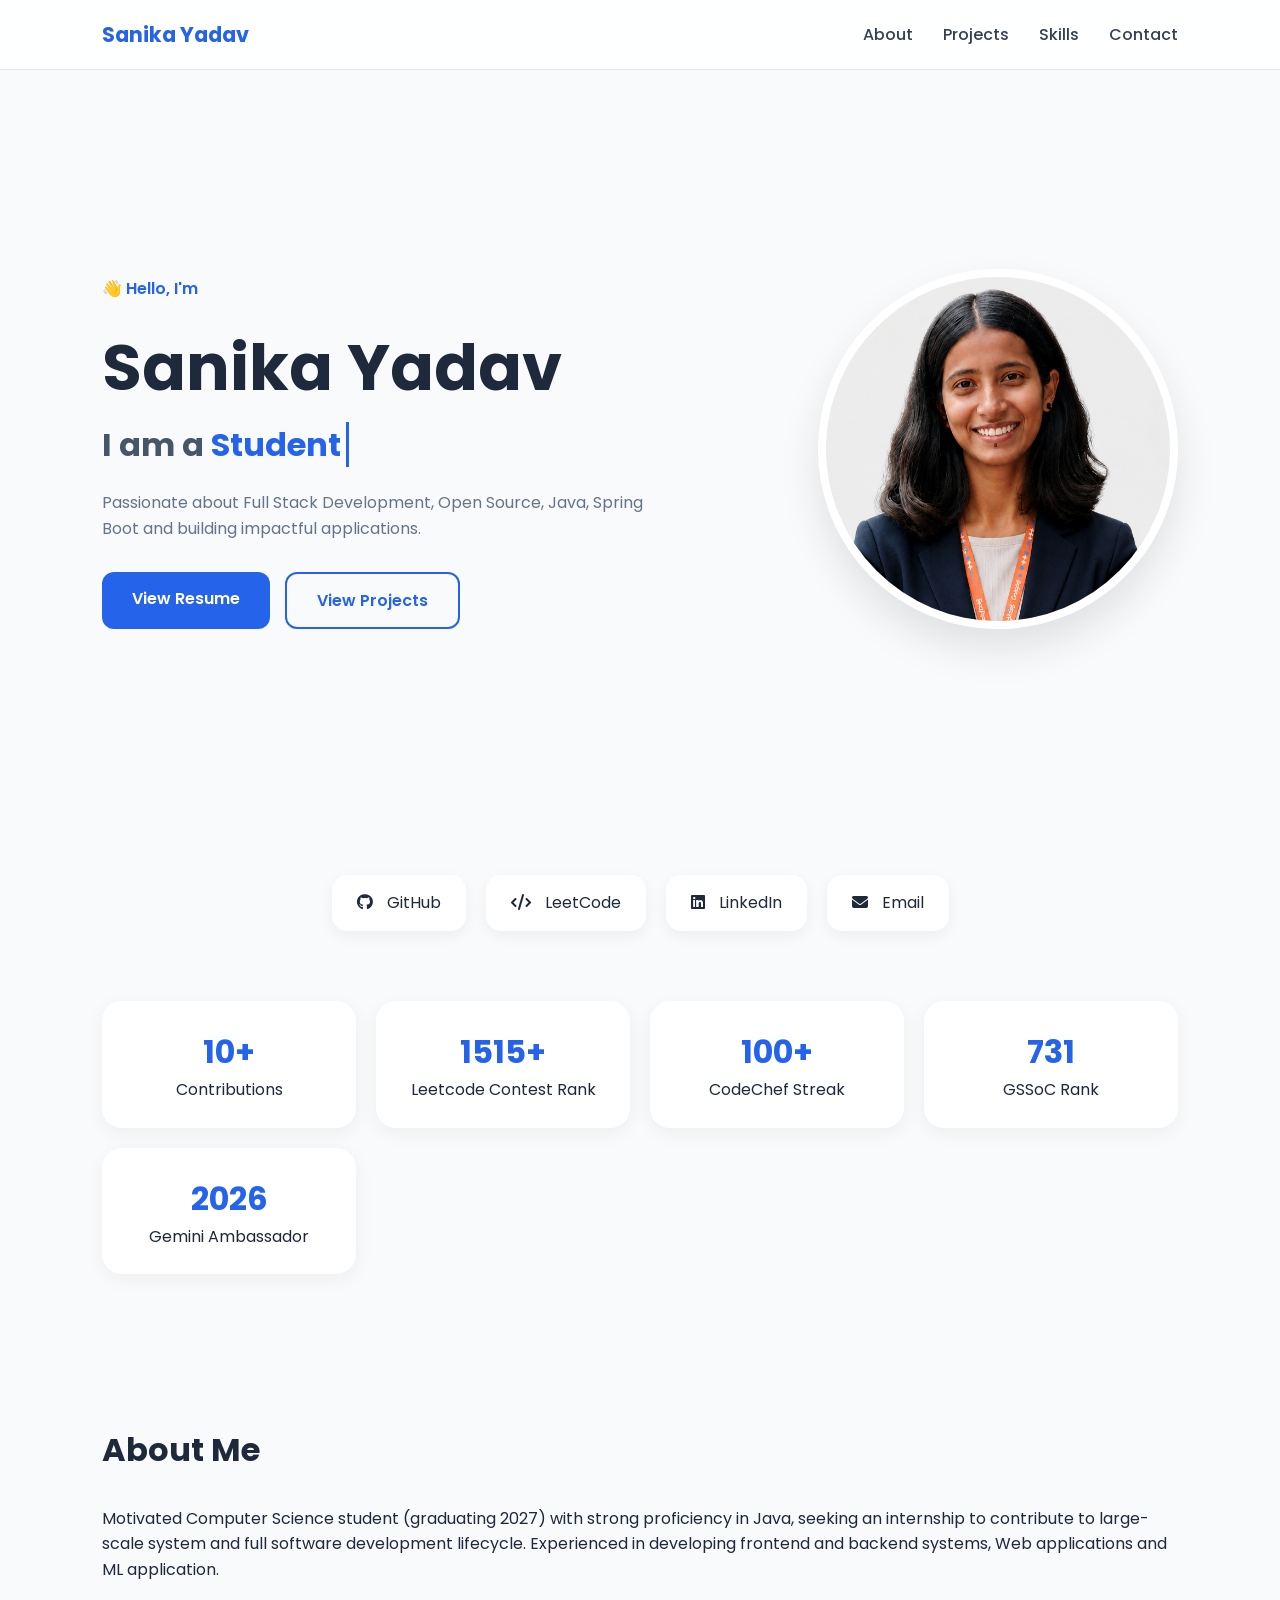
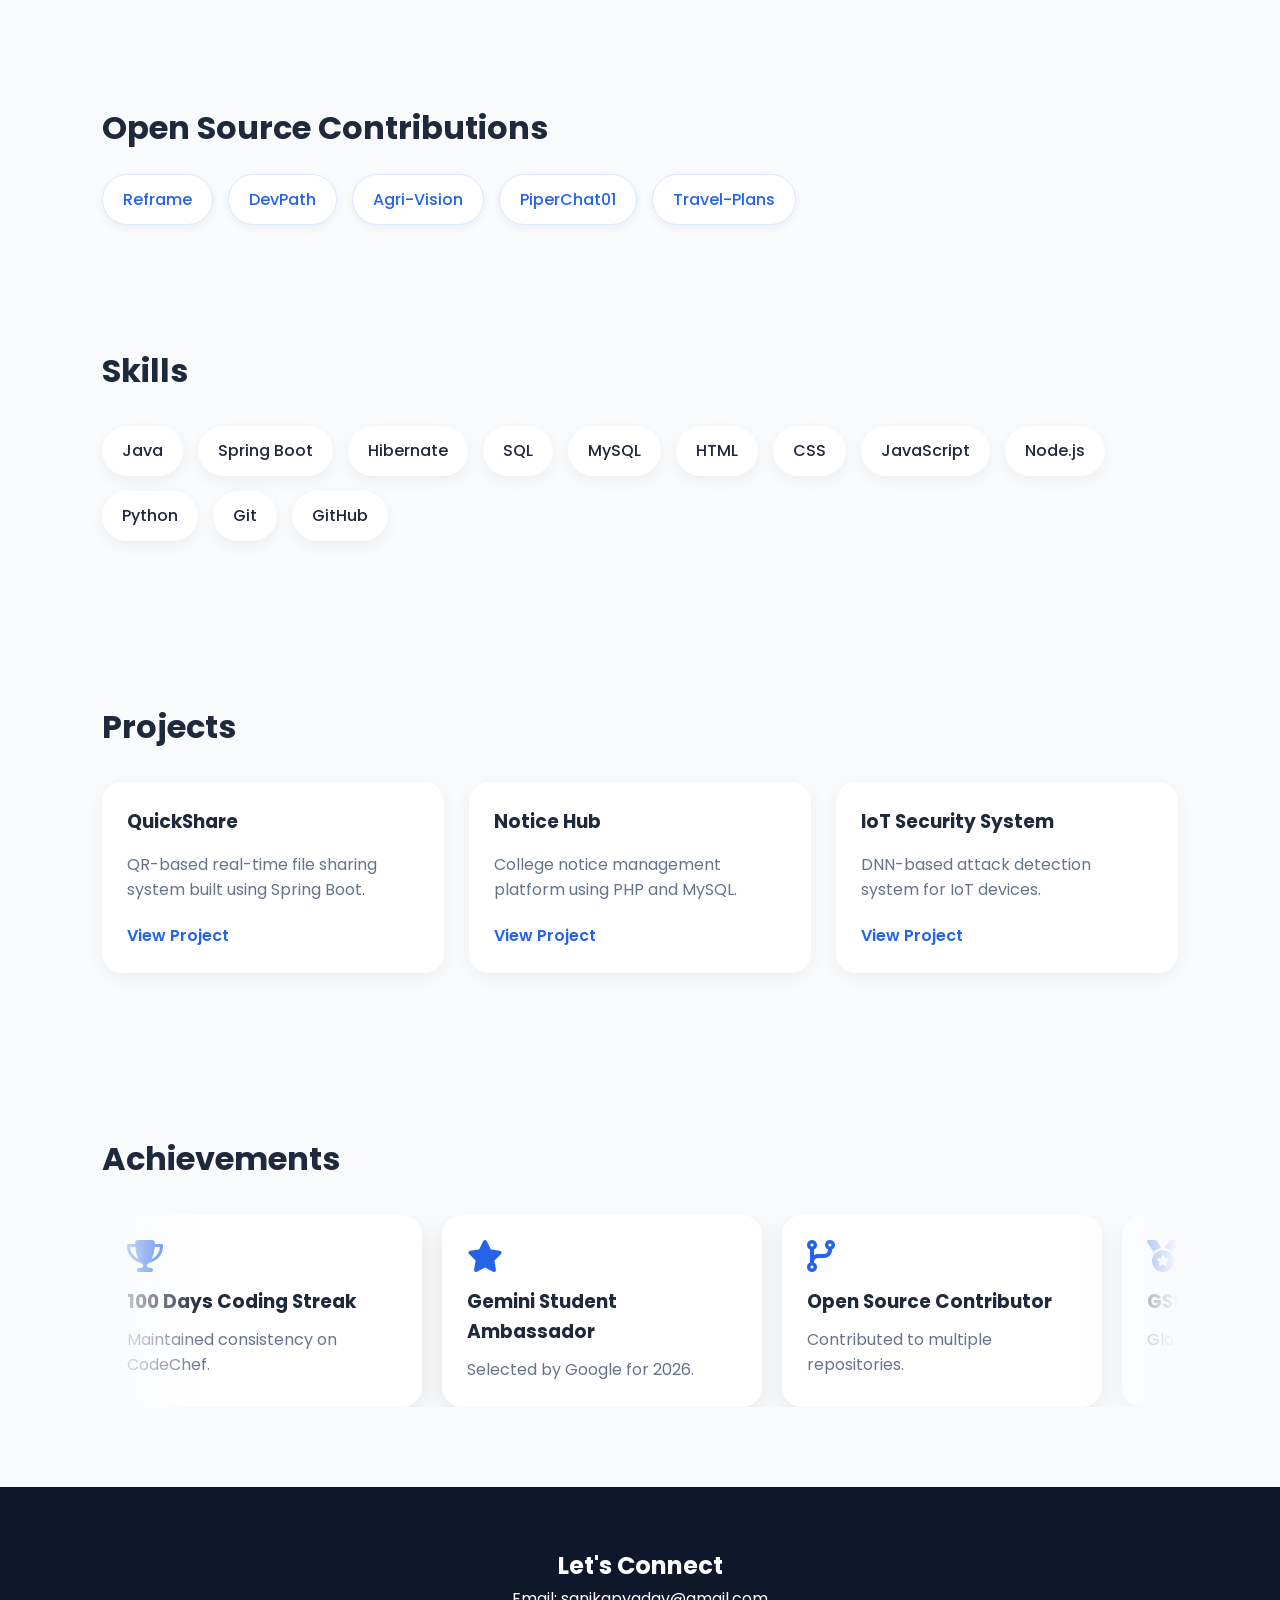
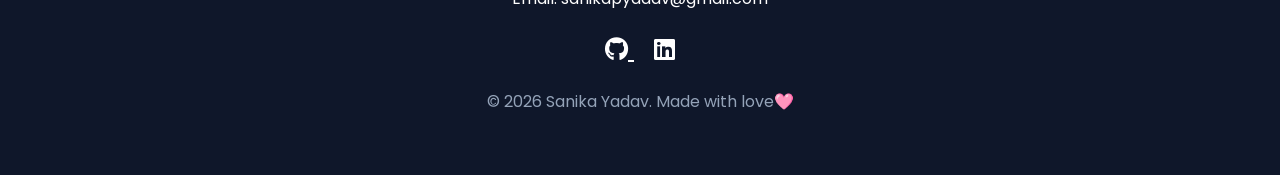
<file: index.html>
<!DOCTYPE html>
<html lang="en">

<head>
    <meta charset="UTF-8">
    <meta name="viewport" content="width=device-width, initial-scale=1.0">
    <title>Sanika Yadav | Portfolio</title>

    <link rel="stylesheet" href="style.css">

    <link rel="icon" href="favicon.png">

    <link rel="preconnect" href="https://fonts.googleapis.com">
    <link href="https://fonts.googleapis.com/css2?family=Poppins:wght@300;400;500;600;700&display=swap"
        rel="stylesheet">

    <link rel="stylesheet" href="https://cdnjs.cloudflare.com/ajax/libs/font-awesome/6.5.0/css/all.min.css">
</head>

<body>

    <!-- Navbar -->

    <header>
        <div class="logo">Sanika Yadav</div>

        <nav>
            <a href="#about">About</a>
            <a href="#projects">Projects</a>
            <a href="#skills">Skills</a>
            <a href="#contact">Contact</a>
        </nav>
    </header>

    <!-- Hero -->

    <section class="hero">

        <div class="hero-text">

            <p class="tag">👋 Hello, I'm</p>

            <h1>Sanika Yadav</h1>

            <h2>I am a <span class="typing"></span></h2>

            <p class="hero-desc">
                Passionate about Full Stack Development, Open Source,
                Java, Spring Boot and building impactful applications.
            </p>

            <div class="hero-buttons">
                <a href="https://drive.google.com/file/d/1mu8TmS5S-J_2TEpaikMzKWtUFeEG8H_H/view?usp=sharing"
                    target="_blank" class="btn">
                    View Resume
                </a>

                <a href="projects.html" class="btn-outline">
                    View Projects
                </a>
            </div>

        </div>

        <div class="hero-image">
            <img src="profile.png" alt="Sanika Yadav">
        </div>

    </section>

    <!-- Social Links -->

    <section class="social-links">

        <a href="https://github.com/sanikayadav2024" target="_blank">
            <i class="fab fa-github"></i>
            GitHub
        </a>

        <a href="https://leetcode.com/u/sanikayadav1201/" target="_blank">
            <i class="fas fa-code"></i>
            LeetCode
        </a>

        <a href="https://www.linkedin.com/in/sanika-yadav-993638291/" target="_blank">
            <i class="fab fa-linkedin"></i>
            LinkedIn
        </a>

        <a href="mailto:sanikapyadav@gmail.com">
            <i class="fas fa-envelope"></i>
            Email
        </a>

    </section>

    <!-- Stats -->

    <section class="stats">

        <div class="stat-card">
            <h2>10+</h2>
            <p>Contributions</p>
        </div>
        <div class="stat-card">
            <h2>1515+</h2>
            <p>Leetcode Contest Rank</p>
        </div>
        <div class="stat-card">
            <h2>100+</h2>
            <p>CodeChef Streak</p>
        </div>

        <div class="stat-card">
            <h2>731</h2>
            <p>GSSoC Rank</p>
        </div>

        <div class="stat-card">
            <h2>2026</h2>
            <p>Gemini Ambassador</p>
        </div>

    </section>
    <!-- About -->

    <section id="about" class="section">

        <h2>About Me</h2>

        <p>
            Motivated Computer Science student (graduating 2027) with strong proficiency in Java, seeking an internship
            to
            contribute to large-scale system and full software development lifecycle. Experienced in developing frontend
            and
            backend systems, Web applications and ML application.
        </p>

    </section>
    <section class="contributions-mini">
    <h2>Open Source Contributions</h2>

    <div class="repo-list">

        <a href="https://github.com/magic-peach/reframe/pull/801" target="_blank" class="repo-item">
            Reframe
        </a>

        <a href="https://github.com/komalharshita/DevPath/pull/776#event-26677292241" target="_blank" class="repo-item">
            DevPath
        </a>

        <a href="https://github.com/neeru24/Agri-Vision/pull/645#event-26532763428" target="_blank" class="repo-item">
            Agri-Vision
        </a>

        <a href="https://github.com/chthonn/PiperChat01/pull/213#event-26703022927" target="_blank" class="repo-item">
            PiperChat01
        </a>

        <a href="https://github.com/hitesh-kumar123/Travel-Plans-/issues/321#event-26345149642" target="_blank" class="repo-item">
            Travel-Plans
        </a>

    </div>
</section>
    <!-- Skills -->

    <section id="skills" class="section">

        <h2>Skills</h2>

        <div class="skills-grid">

            <span>Java</span>
            <span>Spring Boot</span>
            <span>Hibernate</span>
            <span>SQL</span>
            <span>MySQL</span>
            <span>HTML</span>
            <span>CSS</span>
            <span>JavaScript</span>
            <span>Node.js</span>
            <span>Python</span>
            <span>Git</span>
            <span>GitHub</span>

        </div>

    </section>
    <!-- Projects -->

    <section id="projects" class="section">

        <h2>Projects</h2>

        <div class="projects">

            <div class="project-card">
                <h3>QuickShare</h3>
                <p>QR-based real-time file sharing system built using Spring Boot.</p>
                <a href="https://github.com/sanikayadav2024/file-transfer-system">
                    View Project
                </a>
            </div>

            <div class="project-card">
                <h3>Notice Hub</h3>
                <p>College notice management platform using PHP and MySQL.</p>
                <a href="https://github.com/sanikayadav2024/noticehub">
                    View Project
                </a>
            </div>

            <div class="project-card">
                <h3>IoT Security System</h3>
                <p>DNN-based attack detection system for IoT devices.</p>
                <a href="https://github.com/sanikayadav2024/iot_security_ui">
                    View Project
                </a>
            </div>

        </div>

    </section>

    <!-- Achievements -->

    <section class="achievements-section">

        <h2>Achievements</h2>

        <div class="achievement-container">

            <div class="achievement-track">

                <!-- Set 1 -->

                <div class="achievement-card">
                    <i class="fas fa-trophy"></i>
                    <h3>100 Days Coding Streak</h3>
                    <p>Maintained consistency on CodeChef.</p>
                </div>

                <div class="achievement-card">
                    <i class="fas fa-star"></i>
                    <h3>Gemini Student Ambassador</h3>
                    <p>Selected by Google for 2026.</p>
                </div>

                <div class="achievement-card">
                    <i class="fas fa-code-branch"></i>
                    <h3>Open Source Contributor</h3>
                    <p>Contributed to multiple repositories.</p>
                </div>

                <div class="achievement-card">
                    <i class="fas fa-medal"></i>
                    <h3>GSSoC Contributor</h3>
                    <p>Global Rank 731.</p>
                </div>

                <!-- Duplicate for Infinite Scroll -->

                <div class="achievement-card">
                    <i class="fas fa-trophy"></i>
                    <h3>100 Days Coding Streak</h3>
                    <p>Maintained consistency on CodeChef.</p>
                </div>

                <div class="achievement-card">
                    <i class="fas fa-star"></i>
                    <h3>Gemini Student Ambassador</h3>
                    <p>Selected by Google for 2026.</p>
                </div>

                <div class="achievement-card">
                    <i class="fas fa-code-branch"></i>
                    <h3>Open Source Contributor</h3>
                    <p>Contributed to multiple repositories.</p>
                </div>

                <div class="achievement-card">
                    <i class="fas fa-medal"></i>
                    <h3>GSSoC Contributor</h3>
                    <p>Global Rank 731.</p>
                </div>

            </div>

        </div>

    </section>



    <!-- Footer -->

    <footer id="contact">

        <h2>Let's Connect</h2>

        <p>Email: sanikapyadav@gmail.com</p>

        <div class="footer-social">

            <a href="https://github.com/sanikayadav2024">
                <i class="fab fa-github"></i>
            </a>

            <a href="https://www.linkedin.com/in/sanika-yadav-993638291/">
                <i class="fab fa-linkedin"></i>
            </a>

        </div>

        <p class="copyright">
            © 2026 Sanika Yadav. Made with love🩷
        </p>

    </footer>
    <script>
        const words = [
            "Student",
            "Tech Enthusiast",
            "Application Developer",
            "Open Source Contributor",
            "Software Developer"
        ];

        let wordIndex = 0;
        let charIndex = 0;
        let isDeleting = false;

        const typingElement = document.querySelector(".typing");

        function typeEffect() {

            const currentWord = words[wordIndex];

            if (!isDeleting) {
                typingElement.textContent =
                    currentWord.substring(0, charIndex + 1);

                charIndex++;

                if (charIndex === currentWord.length) {
                    isDeleting = true;
                    setTimeout(typeEffect, 1500);
                    return;
                }
            } else {

                typingElement.textContent =
                    currentWord.substring(0, charIndex - 1);

                charIndex--;

                if (charIndex === 0) {
                    isDeleting = false;
                    wordIndex = (wordIndex + 1) % words.length;
                }
            }

            setTimeout(typeEffect, isDeleting ? 50 : 100);
        }

        typeEffect();
    </script>
</body>

</html>
</file>
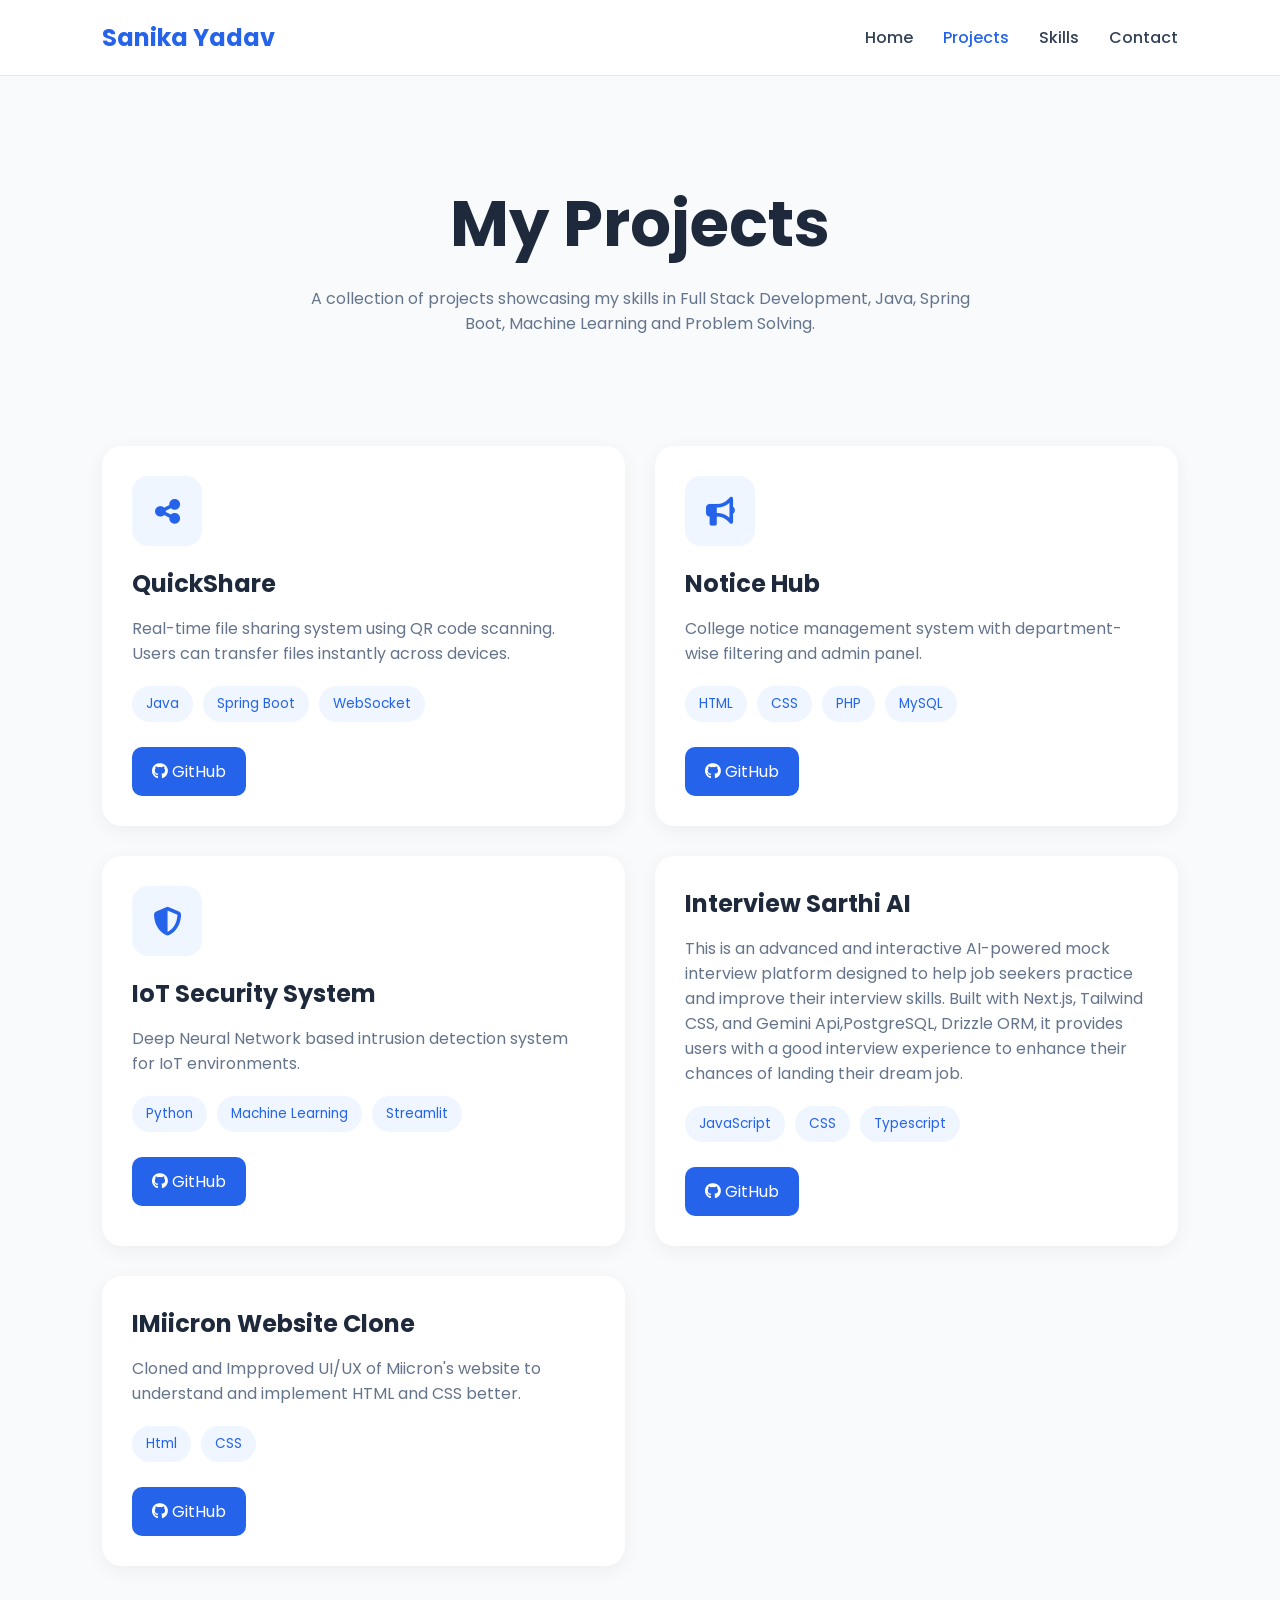
<file: projects.html>
<!DOCTYPE html>
<html lang="en">

<head>
    <meta charset="UTF-8">
    <meta name="viewport" content="width=device-width, initial-scale=1.0">
    <title>Projects | Sanika Yadav</title>

    <link rel="stylesheet" href="projects.css">

    <link rel="preconnect" href="https://fonts.googleapis.com">
    <link href="https://fonts.googleapis.com/css2?family=Poppins:wght@300;400;500;600;700&display=swap"
        rel="stylesheet">

    <link rel="stylesheet" href="https://cdnjs.cloudflare.com/ajax/libs/font-awesome/6.5.0/css/all.min.css">
</head>

<body>

    <header>
        <a href="index.html" class="logo">Sanika Yadav</a>

        <nav>
            <a href="index.html">Home</a>
            <a href="#" class="active">Projects</a>
            <a href="index.html#skills">Skills</a>
            <a href="index.html#contact">Contact</a>
        </nav>
    </header>

    <section class="hero">

        <h1>My Projects</h1>

        <p>
            A collection of projects showcasing my skills in
            Full Stack Development, Java, Spring Boot,
            Machine Learning and Problem Solving.
        </p>

    </section>

    <section class="projects-container">

        <!-- Project 1 -->

        <div class="project-card">

            <div class="project-icon">
                <i class="fas fa-share-alt"></i>
            </div>

            <h2>QuickShare</h2>

            <p>
                Real-time file sharing system using QR code scanning.
                Users can transfer files instantly across devices.
            </p>

            <div class="tags">
                <span>Java</span>
                <span>Spring Boot</span>
                <span>WebSocket</span>
            </div>

            <div class="buttons">
                <a href="https://github.com/sanikayadav2024/file-transfer-system">
                    <i class="fab fa-github"></i> GitHub
                </a>
            </div>

        </div>

        <!-- Project 2 -->

        <div class="project-card">

            <div class="project-icon">
                <i class="fas fa-bullhorn"></i>
            </div>

            <h2>Notice Hub</h2>

            <p>
                College notice management system with department-wise
                filtering and admin panel.
            </p>

            <div class="tags">
                <span>HTML</span>
                <span>CSS</span>
                <span>PHP</span>
                <span>MySQL</span>
            </div>

            <div class="buttons">
                <a href="https://github.com/sanikayadav2024/noticehub">
                    <i class="fab fa-github"></i> GitHub
                </a>
            </div>

        </div>

        <!-- Project 3 -->

        <div class="project-card">

            <div class="project-icon">
                <i class="fas fa-shield-alt"></i>
            </div>

            <h2>IoT Security System</h2>

            <p>
                Deep Neural Network based intrusion detection system
                for IoT environments.
            </p>

            <div class="tags">
                <span>Python</span>
                <span>Machine Learning</span>
                <span>Streamlit</span>
            </div>

            <div class="buttons">
                <a href="https://github.com/sanikayadav2024/iot_security_ui">
                    <i class="fab fa-github"></i> GitHub
                </a>
            </div>

        </div>

        <!-- Project 4 -->

        <div class="project-card">
            <h2>Interview Sarthi AI</h2>

            <p>
                This is an advanced and interactive AI-powered mock interview platform designed to help job seekers
                practice and improve their interview skills. Built with Next.js, Tailwind CSS, and Gemini
                Api,PostgreSQL, Drizzle ORM, it provides users with a good interview experience to enhance their chances
                of landing their dream job.
            </p>

            <div class="tags">
                <span>JavaScript</span>
                <span>CSS</span>
                <span>Typescript</span>
            </div>

            <div class="buttons">
                <a href="https://github.com/sanikayadav2024/InterviewSarthiAi">
                    <i class="fab fa-github"></i> GitHub
                </a>
            </div>

        </div>
         <div class="project-card">
            <h2>IMiicron Website Clone</h2>

            <p>
                Cloned and Impproved UI/UX of Miicron's website to understand and implement HTML and CSS better.
            </p>

            <div class="tags">
                <span>Html</span>
                <span>CSS</span>
            </div>

            <div class="buttons">
                <a href="https://github.com/sanikayadav2024/UpdatedMiicron">
                    <i class="fab fa-github"></i> GitHub
                </a>
            </div>

        </div>

    </section>

</body>

</html>
</file>
<file: style.css>
/* Google Font */
* {
    margin: 0;
    padding: 0;
    box-sizing: border-box;
}

html {
    scroll-behavior: smooth;
}

body {
    font-family: 'Poppins', sans-serif;
    background: #f8fafc;
    color: #1e293b;
    line-height: 1.6;
}

/* Header */

header {
    position: sticky;
    top: 0;
    z-index: 1000;

    display: flex;
    justify-content: space-between;
    align-items: center;

    padding: 18px 8%;

    background: rgba(255, 255, 255, 0.85);
    backdrop-filter: blur(12px);

    border-bottom: 1px solid #e2e8f0;
}

.logo {
    font-size: 1.3rem;
    font-weight: 700;
    color: #2563eb;
}

nav {
    display: flex;
    gap: 30px;
}

nav a {
    text-decoration: none;
    color: #334155;
    font-weight: 500;
    transition: 0.3s;
}

nav a:hover {
    color: #2563eb;
}

/* Hero */

.hero {
    min-height: 85vh;

    display: flex;
    justify-content: space-between;
    align-items: center;

    padding: 0 8%;
}

.hero-text {
    max-width: 650px;
}

.tag {
    color: #2563eb;
    font-weight: 600;
    margin-bottom: 15px;
}

.hero h1 {
    font-size: 4rem;
    font-weight: 700;
}
.typing {
    color: #2563eb;
    font-weight: 700;
    border-right: 3px solid #2563eb;
    padding-right: 5px;
}
.hero h2 {
    font-size: 2rem;
    color: #475569;
    margin-bottom: 20px;
}

.hero-desc {
    max-width: 550px;
    color: #64748b;
    margin-bottom: 30px;
}

.hero-buttons {
    display: flex;
    gap: 15px;
}

.hero-image img {
    width: 360px;
    height: 360px;
    object-fit: cover;
    border-radius: 50%;
    border: 8px solid white;

    box-shadow:
        0 20px 40px rgba(0, 0, 0, 0.1);
}

/* Buttons */

.btn,
.btn-outline {
    text-decoration: none;
    padding: 14px 30px;
    border-radius: 12px;
    font-weight: 600;
    transition: 0.3s;
}

.btn {
    background: #2563eb;
    color: white;
}

.btn:hover {
    transform: translateY(-3px);
    background: #1d4ed8;
}

.btn-outline {
    border: 2px solid #2563eb;
    color: #2563eb;
}

.btn-outline:hover {
    background: #2563eb;
    color: white;
}

/* Social */

.social-links {
    display: flex;
    justify-content: center;
    flex-wrap: wrap;
    gap: 20px;

    margin: 40px 8%;
}

.social-links a {
    text-decoration: none;
    color: #1e293b;

    background: white;
    padding: 15px 25px;
    border-radius: 15px;

    box-shadow: 0 5px 15px rgba(0, 0, 0, 0.05);

    transition: 0.3s;
}

.social-links a:hover {
    transform: translateY(-5px);
}

.social-links i {
    margin-right: 10px;
}
.contributions-mini {
    padding: 40px 8%;
}

.contributions-mini h2 {
    margin-bottom: 20px;
    font-size: 2rem;
}

.repo-list {
    display: flex;
    flex-wrap: wrap;
    gap: 15px;
}

.repo-item {
    text-decoration: none;
    color: #2563eb;
    background: white;

    padding: 12px 20px;

    border-radius: 30px;

    border: 1px solid #dbeafe;

    font-weight: 500;

    transition: 0.3s;

    box-shadow: 0 3px 10px rgba(0,0,0,0.05);
}

.repo-item:hover {
    background: #2563eb;
    color: white;
    transform: translateY(-3px);
}

/* Stats */

.stats {
    margin: 70px 8%;

    display: grid;
    grid-template-columns: repeat(4, 1fr);
    gap: 20px;
}

.stat-card {
    background: white;
    text-align: center;

    padding: 25px;
    border-radius: 20px;

    box-shadow: 0 5px 20px rgba(0, 0, 0, 0.05);
}

.stat-card h2 {
    color: #2563eb;
    font-size: 2rem;
}

/* Sections */

.section,
.achievements-section {
    padding: 80px 8%;
}

.section h2,
.achievements-section h2 {
    margin-bottom: 30px;
    font-size: 2rem;
}

/* Achievements */

.achievement-container {
    overflow: hidden;
    position: relative;
}

.achievement-track {
    display: flex;
    gap: 20px;
    width: max-content;

    animation: scroll 20s linear infinite;
}

.achievement-track:hover {
    animation-play-state: paused;
}

.achievement-card {
    width: 320px;

    background: white;
    border-radius: 20px;
    padding: 25px;

    box-shadow: 0 8px 25px rgba(0, 0, 0, 0.08);
}

.achievement-card i {
    font-size: 2rem;
    color: #2563eb;
    margin-bottom: 15px;
}

.achievement-card h3 {
    margin-bottom: 10px;
}

.achievement-card p {
    color: #64748b;
}

@keyframes scroll {
    from {
        transform: translateX(0);
    }

    to {
        transform: translateX(-50%);
    }
}

/* Fade Effect */

.achievement-container::before,
.achievement-container::after {
    content: "";
    position: absolute;
    top: 0;
    width: 100px;
    height: 100%;
    z-index: 10;
}

.achievement-container::before {
    left: 0;
    background: linear-gradient(to right,
            #f8fafc,
            transparent);
}

.achievement-container::after {
    right: 0;
    background: linear-gradient(to left,
            #f8fafc,
            transparent);
}

/* Projects */

.projects {
    display: grid;
    grid-template-columns:
        repeat(auto-fit, minmax(320px, 1fr));

    gap: 25px;
}

.project-card {
    background: white;
    padding: 25px;

    border-radius: 20px;

    box-shadow:
        0 5px 20px rgba(0, 0, 0, 0.05);

    transition: 0.3s;
}

.project-card:hover {
    transform: translateY(-10px);

    box-shadow:
        0 20px 40px rgba(0, 0, 0, 0.1);
}

.project-card h3 {
    margin-bottom: 15px;
}

.project-card p {
    color: #64748b;
    margin-bottom: 20px;
}

.project-card a {
    text-decoration: none;
    color: #2563eb;
    font-weight: 600;
}

/* Skills */

.skills-grid {
    display: flex;
    flex-wrap: wrap;
    gap: 15px;
}

.skills-grid span {
    background: white;

    padding: 12px 20px;

    border-radius: 30px;

    font-weight: 500;

    box-shadow:
        0 5px 15px rgba(0, 0, 0, 0.05);
}

/* Footer */

footer {
    text-align: center;

    padding: 60px 8%;

    background: #0f172a;
    color: white;
}

.footer-social {
    margin: 20px 0;
}

.footer-social a {
    color: white;
    font-size: 1.5rem;
    margin: 0 10px;
}

.copyright {
    color: #94a3b8;
    margin-top: 20px;
}

/* Responsive */

@media (max-width: 992px) {

    .hero {
        flex-direction: column-reverse;
        text-align: center;
        gap: 50px;
        padding-top: 50px;
    }

    .hero-buttons {
        justify-content: center;
    }

    .stats {
        grid-template-columns: repeat(2, 1fr);
    }

    .hero h1 {
        font-size: 3rem;
    }
}

@media (max-width: 768px) {

    nav {
        gap: 15px;
        font-size: 14px;
    }

    .hero-image img {
        width: 250px;
        height: 250px;
    }

    .hero h1 {
        font-size: 2.4rem;
    }

    .hero h2 {
        font-size: 1.4rem;
    }

    .stats {
        grid-template-columns: 1fr;
    }

    .achievement-card {
        width: 280px;
    }
}
</file>
<file: projects.css>
*{
    margin:0;
    padding:0;
    box-sizing:border-box;
    font-family:'Poppins',sans-serif;
}

body{
    background:#f8fafc;
    color:#1e293b;
}

header{
    position:sticky;
    top:0;
    z-index:100;

    display:flex;
    justify-content:space-between;
    align-items:center;

    padding:20px 8%;

    background:white;

    border-bottom:1px solid #e2e8f0;
}

.logo{
    text-decoration:none;
    font-size:1.5rem;
    font-weight:700;
    color:#2563eb;
}

nav{
    display:flex;
    gap:30px;
}

nav a{
    text-decoration:none;
    color:#334155;
    font-weight:500;
}

.active{
    color:#2563eb;
}

.hero{
    text-align:center;
    padding:100px 8% 60px;
}

.hero h1{
    font-size:4rem;
    margin-bottom:15px;
}

.hero p{
    max-width:700px;
    margin:auto;
    color:#64748b;
}

.projects-container{
    display:grid;
    grid-template-columns:
    repeat(auto-fit,minmax(350px,1fr));

    gap:30px;

    padding:50px 8% 100px;
}

.project-card{
    background:white;

    padding:30px;

    border-radius:20px;

    box-shadow:
    0 5px 20px rgba(0,0,0,0.05);

    transition:.3s;
}

.project-card:hover{
    transform:translateY(-10px);

    box-shadow:
    0 20px 40px rgba(0,0,0,0.1);
}

.project-icon{
    width:70px;
    height:70px;

    display:flex;
    justify-content:center;
    align-items:center;

    background:#eff6ff;
    color:#2563eb;

    border-radius:16px;

    font-size:1.8rem;

    margin-bottom:20px;
}

.project-card h2{
    margin-bottom:15px;
}

.project-card p{
    color:#64748b;
    margin-bottom:20px;
}

.tags{
    display:flex;
    flex-wrap:wrap;
    gap:10px;
    margin-bottom:25px;
}

.tags span{
    background:#eff6ff;
    color:#2563eb;

    padding:8px 14px;

    border-radius:30px;

    font-size:.85rem;
}

.buttons a{
    display:inline-block;

    text-decoration:none;

    background:#2563eb;
    color:white;

    padding:12px 20px;

    border-radius:10px;

    transition:.3s;
}

.buttons a:hover{
    background:#1d4ed8;
}

@media(max-width:768px){

    .hero h1{
        font-size:2.5rem;
    }

    nav{
        gap:15px;
    }

    .projects-container{
        grid-template-columns:1fr;
    }
}
</file>
